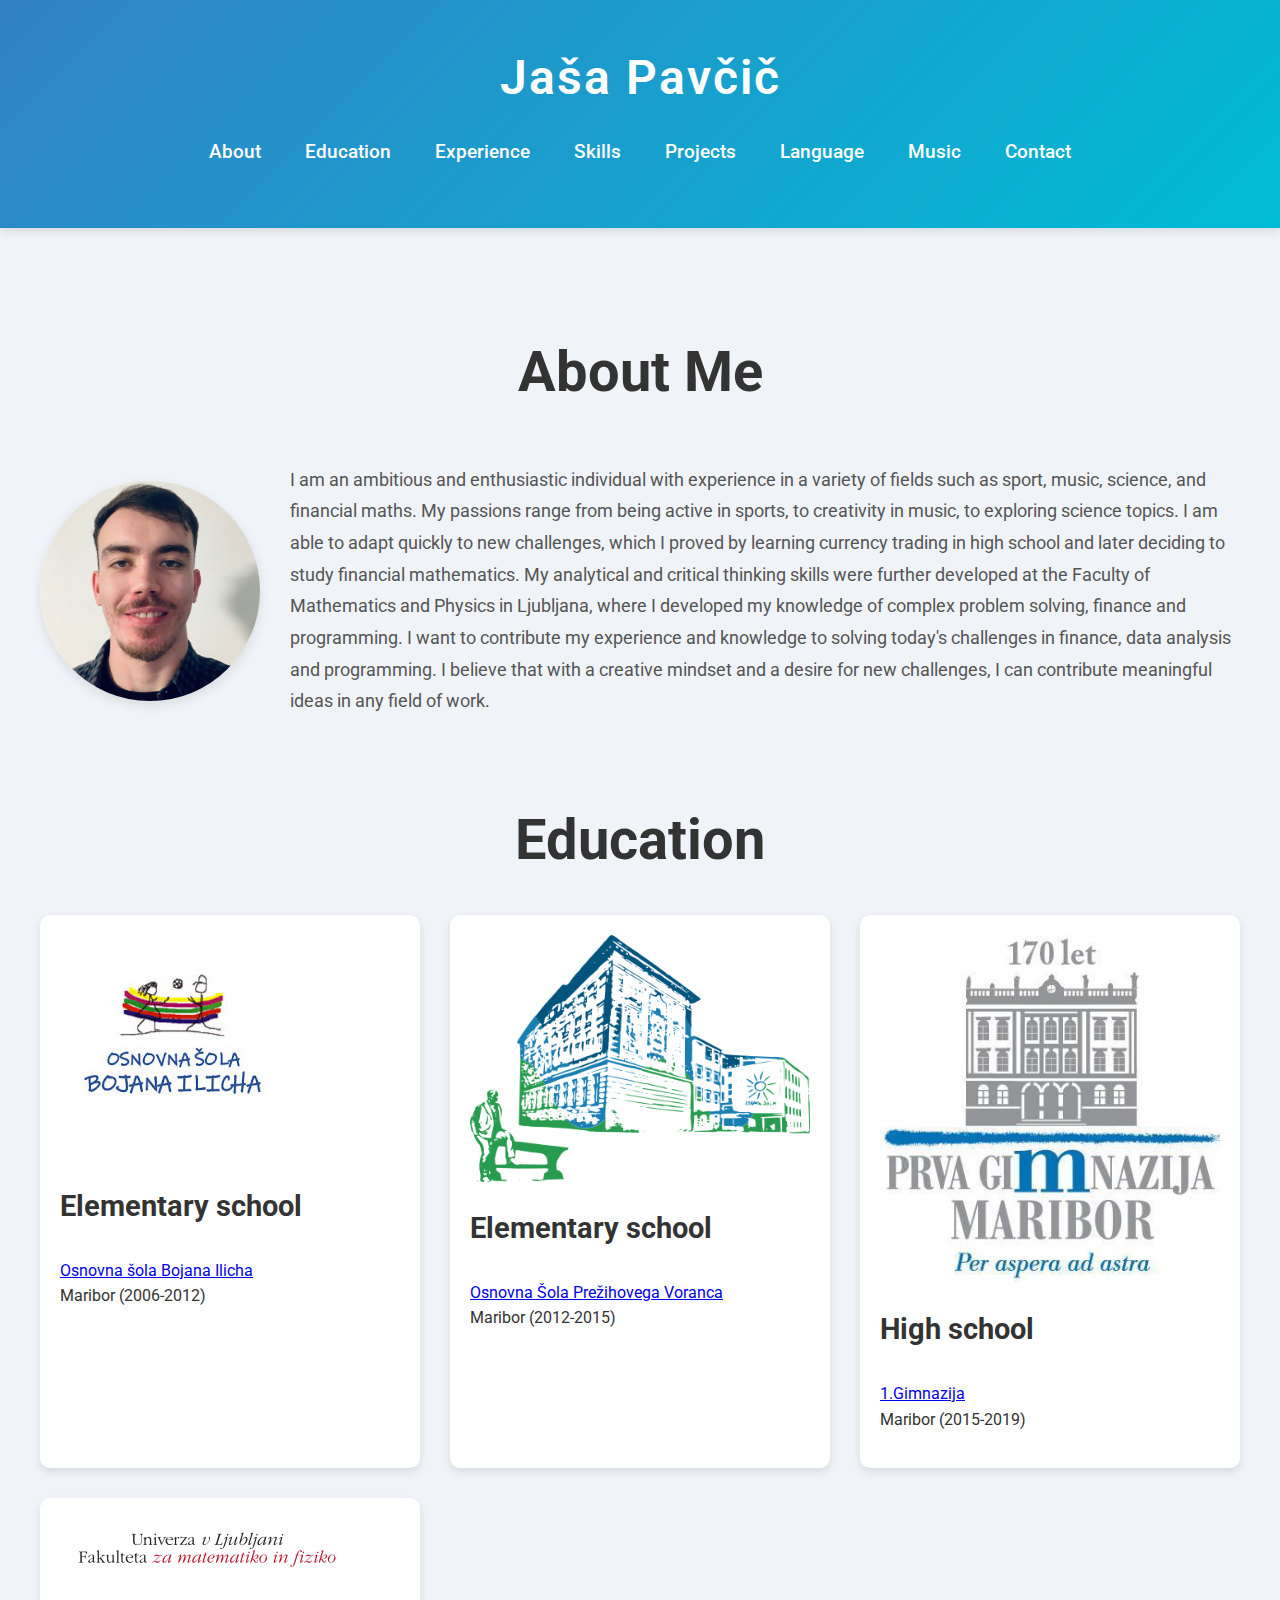
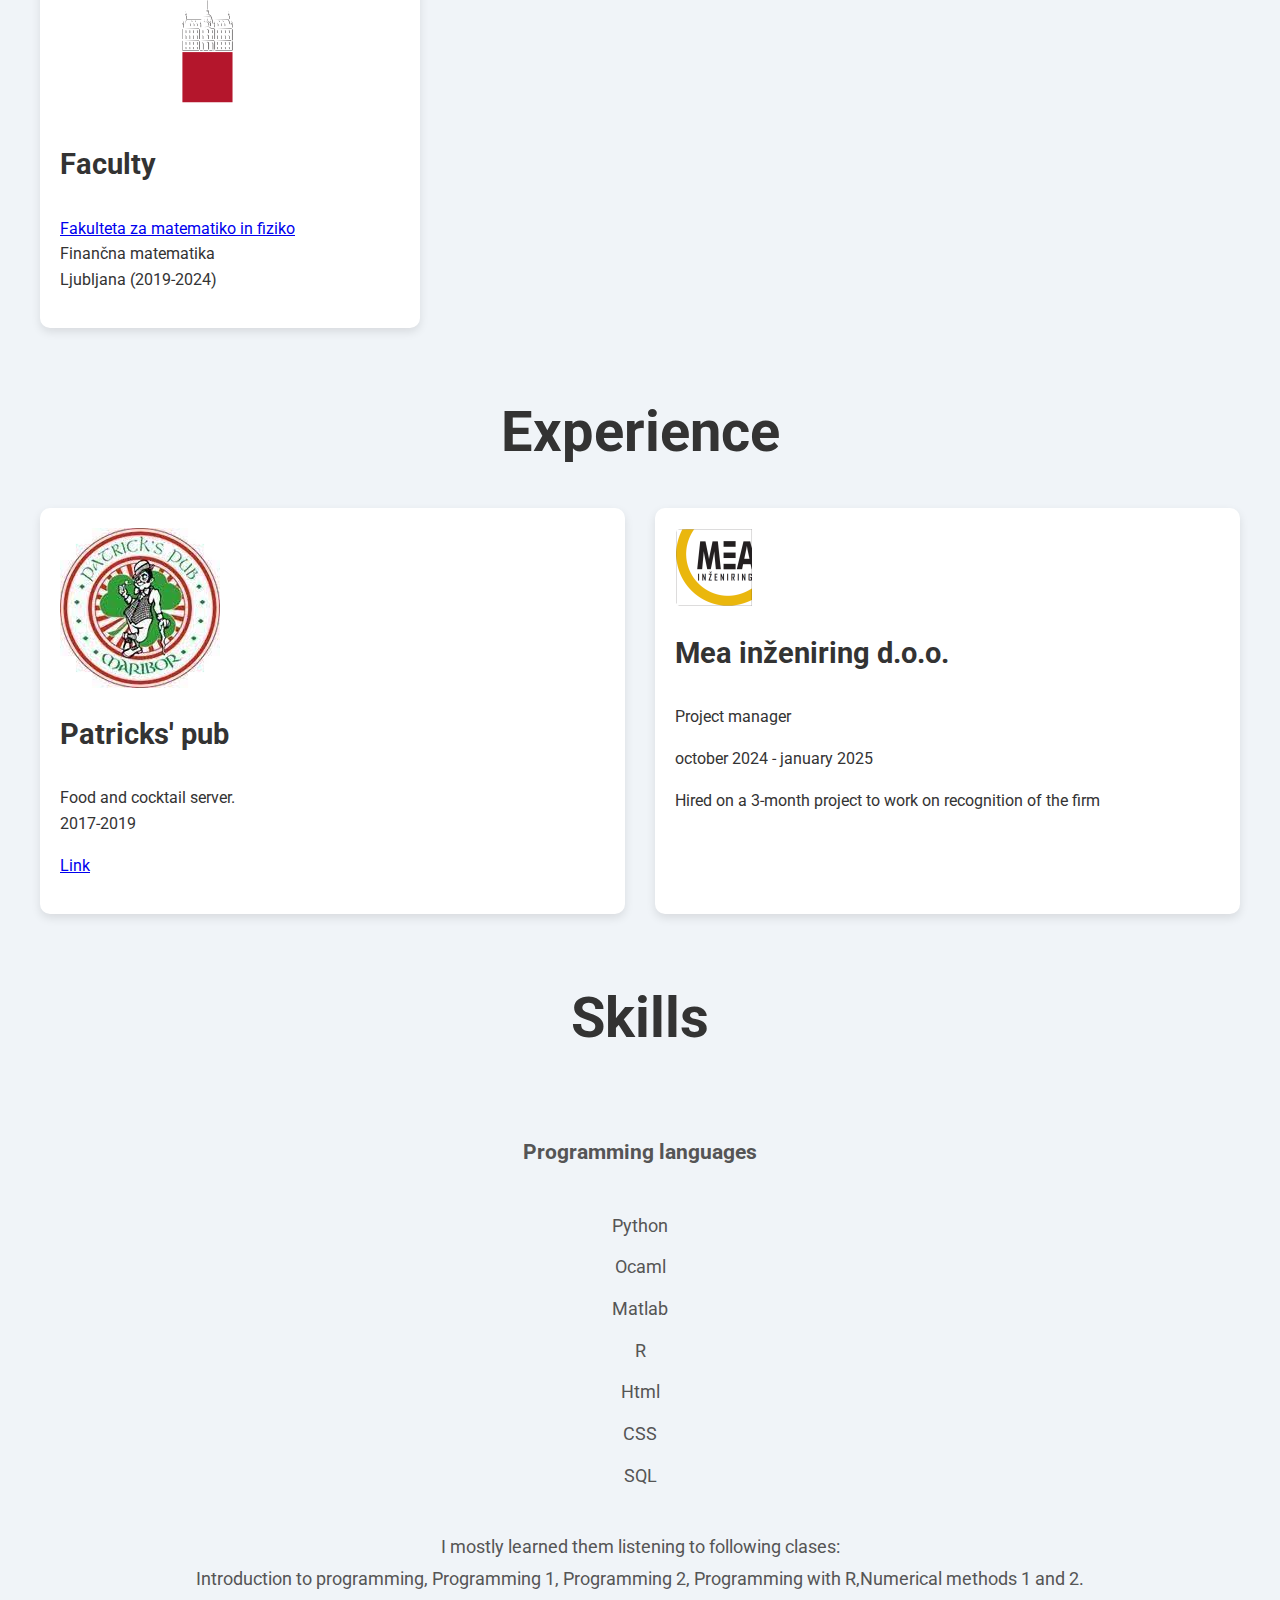
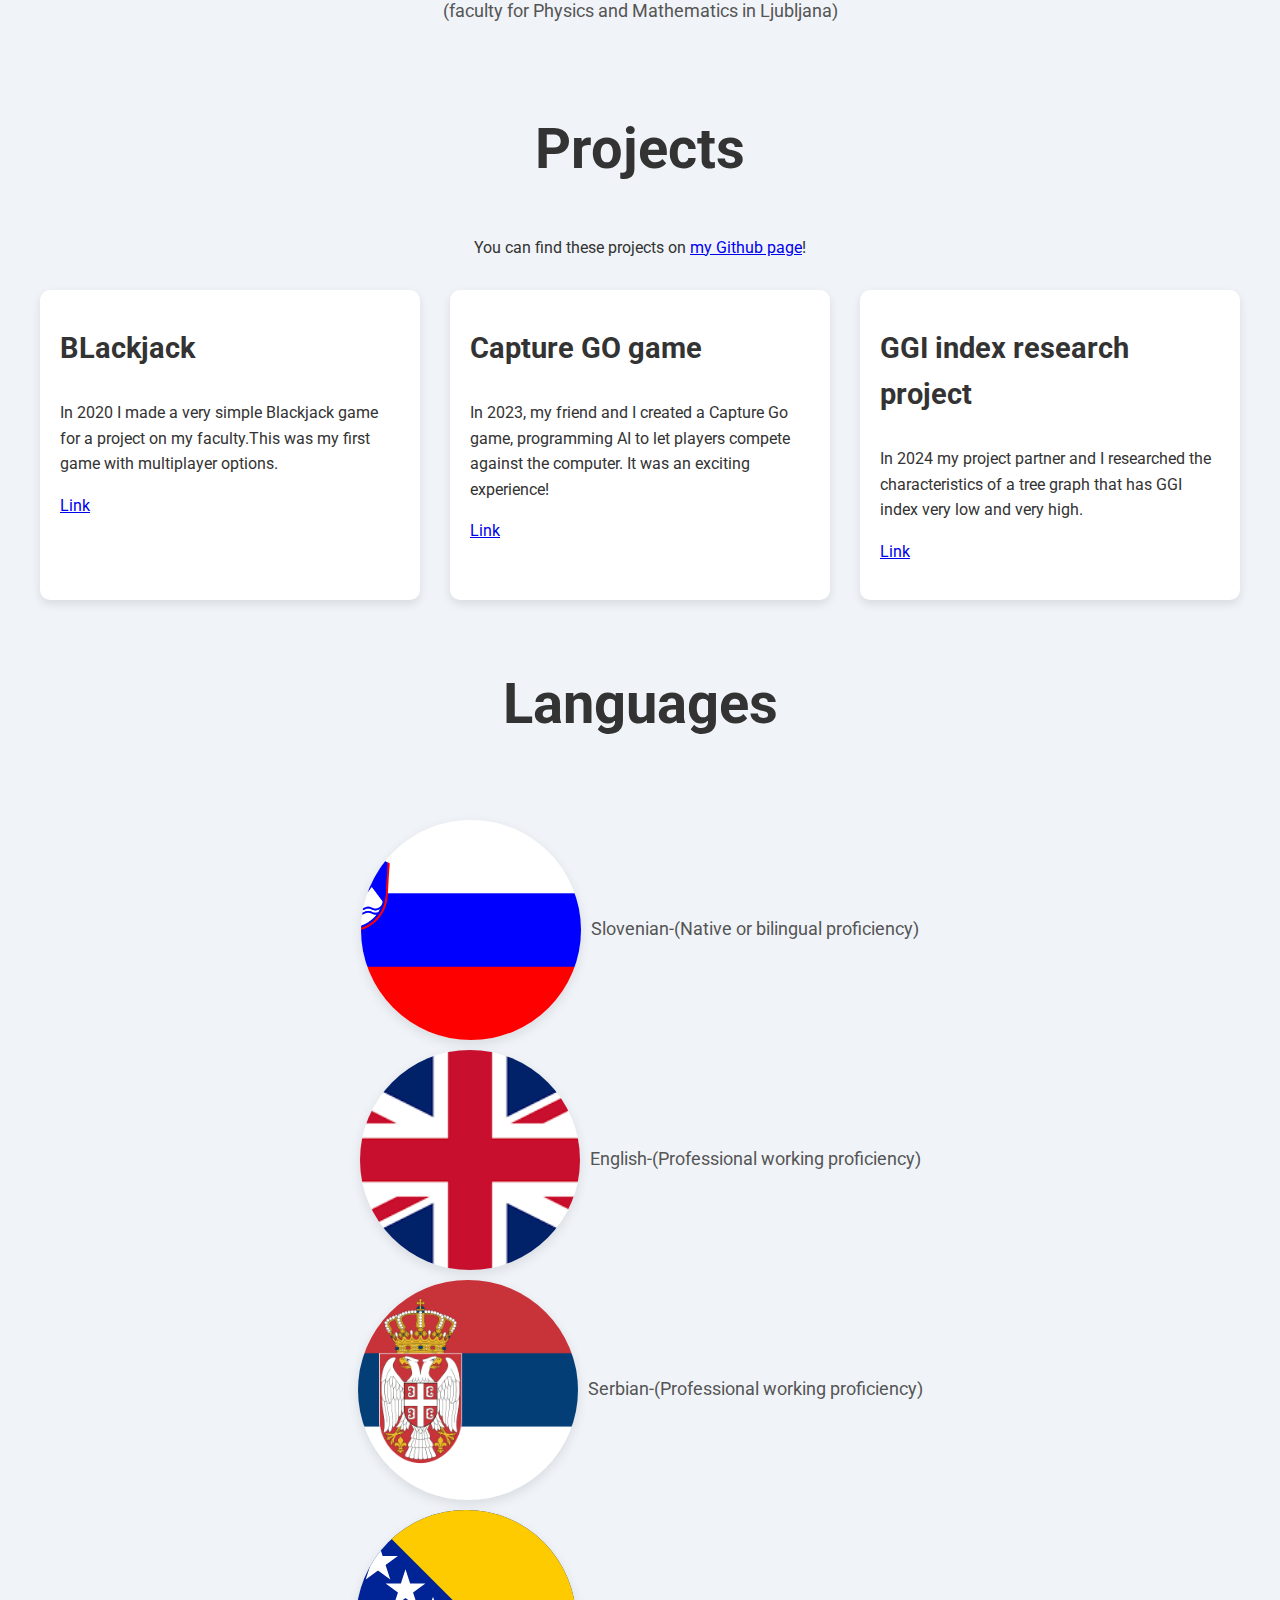
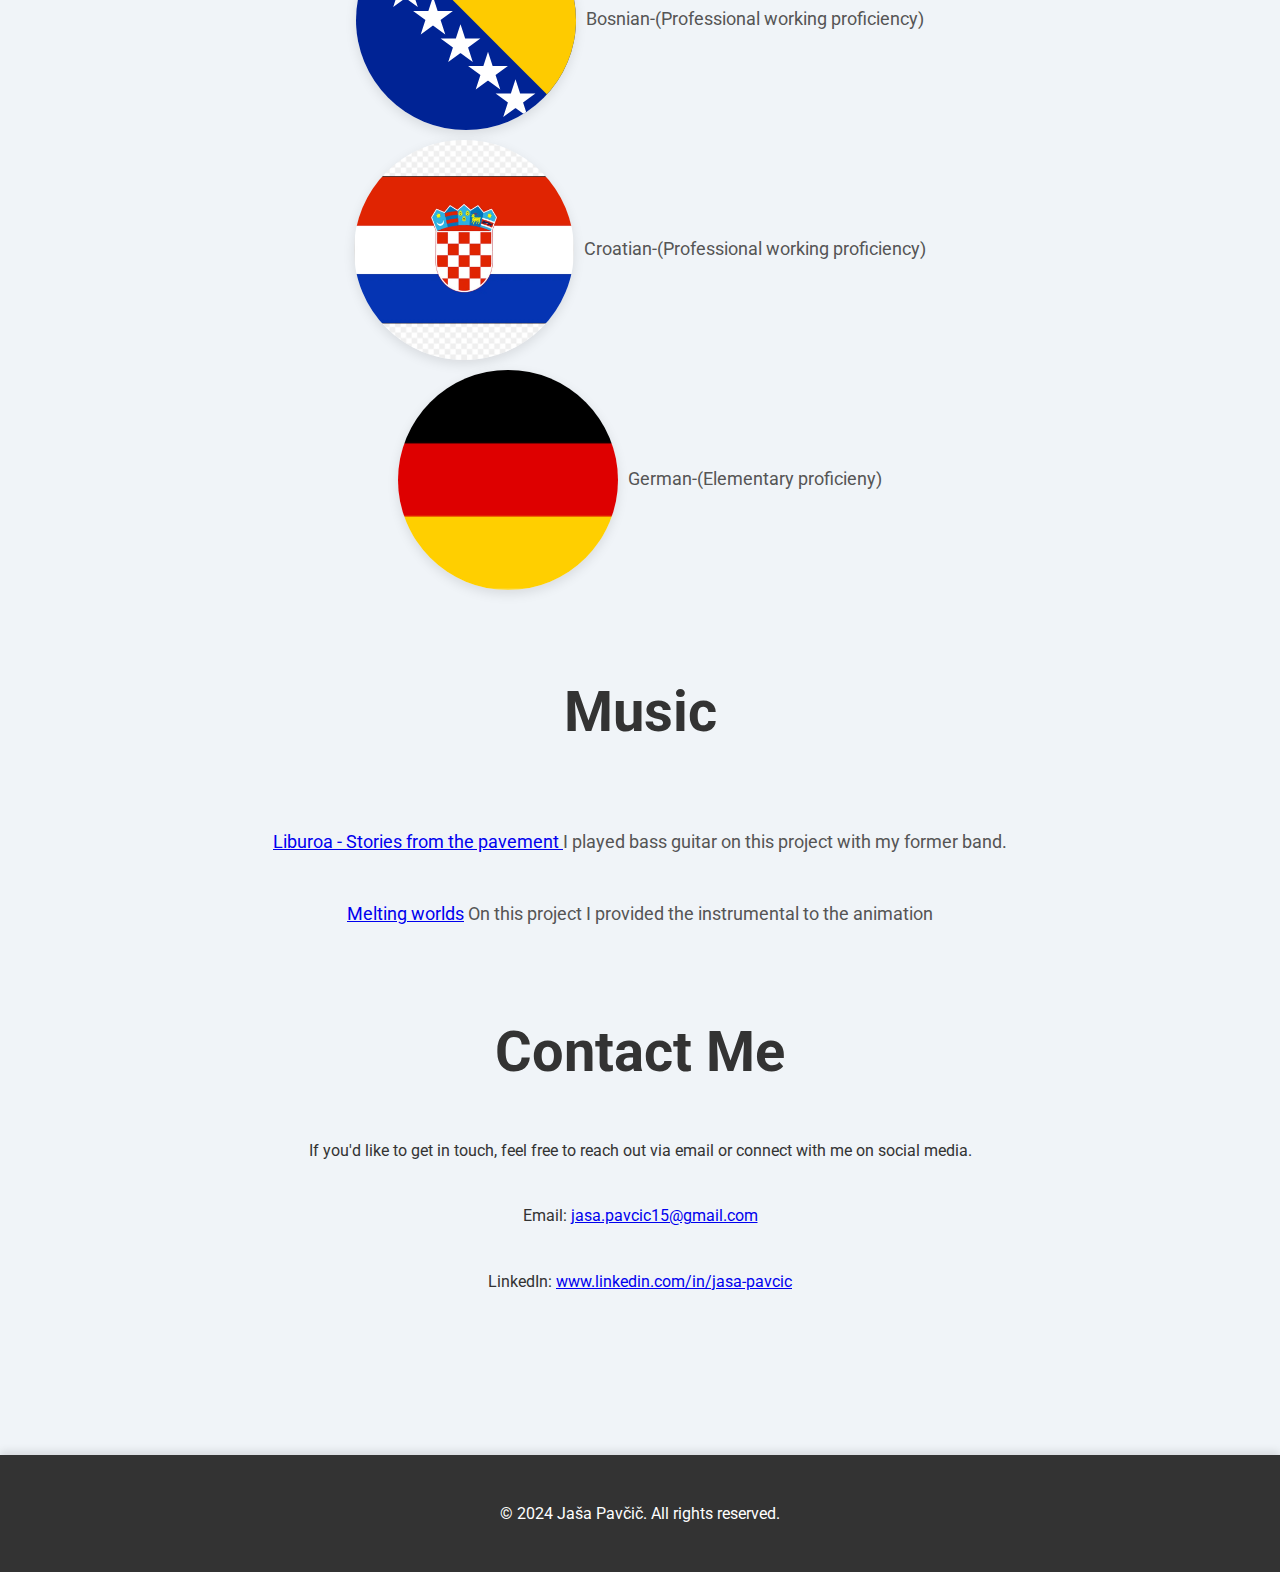
<file: index.html>
<!DOCTYPE html>
<html lang="en">
<head>
    <meta charset="UTF-8">
    <meta name="viewport" content="width=device-width, initial-scale=1.0">
    <title>Portfolio</title>
    <link href="https://fonts.googleapis.com/css2?family=Roboto:wght@400;500;700&display=swap" rel="stylesheet">
    <link rel="stylesheet" href="style.css">
</head>
<body>
    <header>
        <h1>Jaša Pavčič</h1>
        <nav>
            <a href="#about">About</a>
            <a href="#projects">Education</a>
            <a href="#experience">Experience</a>
            <a href="#skills">Skills</a>
            <a href="#projects">Projects</a>
            <a href="#language">Language</a>
            <a href="#music">Music</a>
            <a href="#contact">Contact</a>
            <!-- <select id="language-selector">
                <option value="en">English</option>
                <option value="es">Slovenian</option>
            </select> -->
        </nav>
    </header>

    <div class="container">
        <section id="about" class="section">
            <h2>About Me</h2>
            <div class="about">
                <img src="slike/jasa.jpg" alt="Your Profile Picture">
                <div>
                    <p>I am an ambitious and enthusiastic individual with experience in a variety of fields such as sport, music, science, and financial maths.
                        My passions range from being active in sports, to creativity in music, to exploring science topics. I am able to adapt quickly to new challenges,
                        which I proved by learning currency trading in high school and later deciding to study financial mathematics.
                        My analytical and critical thinking skills were further developed at the Faculty of Mathematics and Physics in Ljubljana, where I developed my knowledge of complex problem solving,
                        finance and programming. I want to contribute my experience and knowledge to solving today's challenges in finance, data analysis and programming.
                        I believe that with a creative mindset and a desire for new challenges, I can contribute meaningful ideas in any field of work.</p>
                </div>
            </div>
        </section>

        <section id="education" class="section">
            <h2>Education</h2>
            <div class="projects">
                <div class="project">
                    <img src="slike/Ilich-Logo.jpeg" alt="Project 1">
                    <h3>Elementary school</h3>
                    <p><a href="https://www.osbi.si/">Osnovna šola Bojana Ilicha</a><br>Maribor (2006-2012)</p>
                </div>
                <div class="project">
                    <img src="slike/Voranc-Logo.png" alt="Project 1">
                    <h3>Elementary school</h3>
                    <p><a href="https://www.o-pvoranca.mb.edus.si/">Osnovna Šola Prežihovega Voranca</a><br>Maribor (2012-2015)</p>
                </div>
                <div class="project">
                    <img src="slike/Prva-Logo.jpg" alt="Project 2">
                    <h3>High school</h3>
                    <p><a href="https://www.prva-gimnazija.si/">1.Gimnazija</a><br>Maribor (2015-2019)</p>
                </div>
                <div class="project">
                    <img src="slike/fmf-Logo.png" alt="Project 3">
                    <h3>Faculty</h3>
                    <p><a href="https://www.fmf.uni-lj.si/sl/">Fakulteta za matematiko in fiziko</a><br>Finančna matematika<br>Ljubljana (2019-2024)</p>
                </div>
            </div>
        </section>
        <section id="experience" class="section">
            <h2>Experience</h2>
            <div class="projects">
                <div class="project">
                    <img src="slike/Patricks-Logo.jpeg" alt="Patricks">
                    <h3>Patricks' pub</h3>
                    <p>Food and cocktail server.<br>2017-2019</p>
                    <p><a href="https://www.tripadvisor.com/Restaurant_Review-g274874-d941349-Reviews-Patrick_s_Pub-Maribor_Styria_Region.html">Link</a></p>
                </div>
                <div class="project">
                    <img src="slike/mea-Logo.png" alt="Mea">
                    <h3>Mea inženiring d.o.o.</h3>
                    <p>Project manager</p>
                    <p>october 2024 - january 2025</p>
                    <p>Hired on a 3-month project to work on recognition of the firm</p>   
                </div>
            </div>
        </section>

        <section id="skills" class="section">
            <h2>Skills</h2>
            <div class="about">
                <div>
                    <h3 class="github">Programming languages</h3>
                    <ul>
                        <li>Python</li>
                        <li>Ocaml</li>
                        <li>Matlab</li>
                        <li>R</li>
                        <li>Html</li>
                        <li>CSS</li>
                        <li>SQL</li>
                    </ul>
                    <p class="github">I mostly learned them listening to following clases:<br> Introduction to programming, Programming 1, Programming 2, Programming with R,Numerical methods 1 and 2.<br>
                        (faculty for Physics and Mathematics in Ljubljana)
                    </p>
                </div>
            </div>
        </section>

        <section id="projects" class="section">
            <h2>Projects</h2>
            <p class="github">You can find these projects on <a href="https://github.com/JasaPavcic"> my Github page</a>!</p>
            <div class="projects">
                <div class="project">
                    <h3>BLackjack</h3>
                    <p>In 2020 I made a very simple Blackjack game for a project on my faculty.This was my first game with multiplayer options.</p>
                    <p><a href="https://github.com/JasaPavcic/Blackjack">Link</a></p>
                </div>
                <div class="project">
                    <h3>Capture GO game</h3>
                    <p>In 2023, my friend and I created a Capture Go game, programming AI to let players compete against the computer. It was an exciting experience!</p>
                    <p><a href="https://github.com/justinraisp/CaptureGo">Link</a></p>
                </div>
                 <div class="project">
                    <h3>GGI index research project</h3>
                    <p>In 2024 my project partner and I researched the characteristics of a tree graph that has GGI index very low and very high.</p>
                    <p><a href="https://github.com/JasaPavcic/FP-Graovac-Ghorbani-index">Link</a></p>
                </div>
            </div>
        </section>

        <section id="language" class="section">
            <h2>Languages</h2>
            <div class="about">
                <div>
                    <ul>
                        <li><img src="slike/slo.png" alt="1">Slovenian-(Native or bilingual proficiency)</li>
                        <li><img src="slike/englishh.png" alt="1">English-(Professional working proficiency)</li>
                        <li><img src="slike/Serbia.png" alt="1">Serbian-(Professional working proficiency)</li>
                        <li><img src="slike/Bosnia.svg" alt="1">Bosnian-(Professional working proficiency)</li>
                        <li><img src="slike/croatia.png" alt="1">Croatian-(Professional working proficiency)</li>
                        <li><img src="slike/germany.png" alt="1">German-(Elementary proficieny)</li>
                    </ul>
                </div>
            </div>
        </section>

        <section id="Music" class="section">
            <h2>Music</h2>
            <div class="about">
                <div>
                    <p class="github"><a href="https://www.youtube.com/@liburoaband6700">  Liburoa - Stories from the pavement </a> I played bass guitar on this project with my former band.</p>
                    <p class="github"><a href="https://www.youtube.com/watch?v=I06CGVSqMQ0">Melting worlds</a>  On this project I provided the instrumental to the animation</p>
                </div>
            </div>
        </section>

        <section id="contact" class="section">
            <h2>Contact Me</h2>
            <p class="github">If you'd like to get in touch, feel free to reach out via email or connect with me on social media.</p>
            <p class="github">Email: <a href="mailto:your.email@example.com">jasa.pavcic15@gmail.com</a></p>
            <p class="github">LinkedIn: <a href="https://linkedin.com/in/yourprofile" target="_blank">www.linkedin.com/in/jasa-pavcic</a></p>
        </section>
    </div>

    <footer>
        <p>&copy; 2024 Jaša Pavčič. All rights reserved.</p>
    </footer>
    <!-- <script>
        // Translation data
        const translations = {
            en: {
                name: "Your Name",
                navAbout: "About",
                navProjects: "Projects",
                navContact: "Contact",
                aboutTitle: "About Me",
                aboutContent: "Hello! I am Jaša, a financial mathematician.",
                projectsTitle: "Projects",
                projectsContent: "Here are some of my recent projects.",
                contactTitle: "Contact Me",
                contactContent: "Feel free to reach out to me!",
            },
            sl: {
                name: "Tvoje ime",
                navAbout: "O meni",
                navProjects: "Projekti",
                navContact: "Kontakt",
                aboutTitle: "O meni",
                aboutContent: "Zdravo! sem Jaša, finančni matematik",
                projectsTitle: "Projekti",
                projectsContent: "Tukaj so moji nedanji projekti",
                contactTitle: "Kontaktiraj me",
                contactContent: "Pokliči me brez zadržkov",
            }   
        };

        // Function to update text based on language
        const updateLanguage = (lang) => {
            document.getElementById("name").textContent = translations[lang].name;
            document.getElementById("nav-about").textContent = translations[lang].navAbout;
            document.getElementById("nav-projects").textContent = translations[lang].navProjects;
            document.getElementById("nav-contact").textContent = translations[lang].navContact;
            document.getElementById("about-title").textContent = translations[lang].aboutTitle;
            document.getElementById("about-content").textContent = translations[lang].aboutContent;
            document.getElementById("projects-title").textContent = translations[lang].projectsTitle;
            document.getElementById("projects-content").textContent = translations[lang].projectsContent;
            document.getElementById("contact-title").textContent = translations[lang].contactTitle;
            document.getElementById("contact-content").textContent = translations[lang].contactContent;
        };

        // Event listener for language selector
        document.getElementById("language-selector").addEventListener("change", (event) => {
            updateLanguage(event.target.value);
        });

        // Set default language
        updateLanguage("en");
    </script> -->
</body>
</html>
</file>
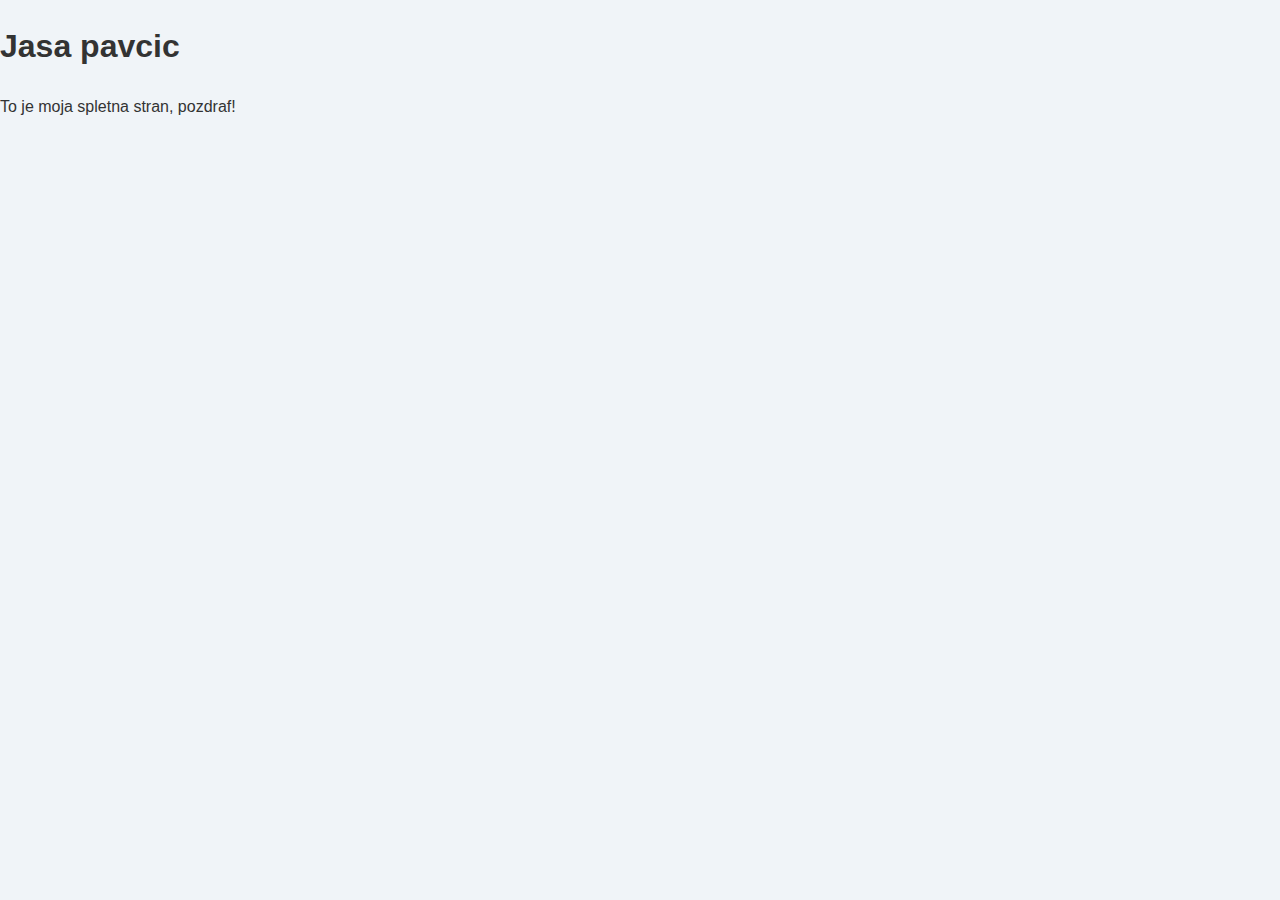
<file: spletna_stran.html>
<!DOCTYPE html>

<html>
    <head>
        <title>Jasa Pavcic</title>
        <meta charset="utf-8">
        <meta name="viewport" content="width=device-width, initial-scale=1">
        <link rel="stylesheet" href="style.css"
    </head>
    <body>
        <h1>Jasa pavcic</h1>
        <p>To je moja spletna stran, pozdraf!</p>
    </body>
</html>
</file>
<file: style.css>
/* Global styles */
body {
    font-family: 'Roboto', sans-serif;
    margin: 0;
    padding: 0;
    background-color: #f0f4f8;
    color: #333;
    line-height: 1.6;
}

/* Header Styles */
header {
    background: linear-gradient(135deg, #3281c6, #00bcd4);
    color: #fff;
    padding: 40px 0;
    text-align: center;
    box-shadow: 0 4px 8px rgba(0, 0, 0, 0.1);
}

header h1 {
    margin: 0;
    font-size: 3em;
    font-weight: 600;
    letter-spacing: 2px;
}

/* Navigation Styles */
nav {
    margin: 20px 0;
    text-align: center;
}

nav a {
    color: #fff;
    text-decoration: none;
    margin: 0 20px;
    font-weight: 500;
    font-size: 1.2em;
    transition: color 0.3s ease;
}

nav a:hover {
    color: #f0f4f8;
    text-decoration: underline;
}

/* Container */
.container {
    max-width: 1200px;
    margin: 0 auto;
    padding: 40px 20px;
}

/* Section Styles */
.section {
    margin: 60px 0;
}

.section h2 {
    text-align: center;
    margin-bottom: 30px;
    font-size: 3.5em;
    color: #333;
    font-weight: 700;
}

/* About Section */
.about {
    display: flex;
    gap: 30px;
    align-items: center;
    justify-content: center;
}

.about img {
    width: 220px;
    height: 220px;
    border-radius: 50%;
    object-fit: cover;
    box-shadow: 0 4px 12px rgba(0, 0, 0, 0.1);
}

.about div {
    flex: 1;
    font-size: 1.1em;
    color: #555;
    line-height: 1.8;
}

/* Projects Section */
.projects {
    display: grid;
    grid-template-columns: repeat(auto-fit, minmax(300px, 1fr));
    gap: 30px;
    margin-top: 30px;
}

.project {
    background-color: #fff;
    border-radius: 10px;
    padding: 20px;
    box-shadow: 0 4px 10px rgba(0, 0, 0, 0.1);
    transition: transform 0.3s ease, box-shadow 0.3s ease;
}

.project:hover {
    transform: translateY(-10px);
    box-shadow: 0 8px 20px rgba(0, 0, 0, 0.15);
}

.project img {
    max-width: 100%;
    border-radius: 8px;
    transition: transform 0.3s ease;
}

.project img:hover {
    transform: scale(1.05);
}

.project h3 {
    margin-top: 15px;
    font-size: 1.8em;
    color: #333;
}

/* List Styling for Languages */
ul {
    list-style-type: none;
    padding: 0;
    text-align: center;
    margin-top: 40px;
}

ul li {
    margin: 10px 0;
    display: flex;
    align-items: center;
    justify-content: center;
}

ul img {
    width: 1px;           /* Reduced size for flags */
    height: auto;          /* Maintain aspect ratio */
    margin-right: 10px;    /* Add space between image and text */
    border-radius: 50%;    /* Optional: make images circular */
    transition: transform 0.3s ease;
}

ul img:hover {
    transform: scale(1.05); /* Slight zoom effect */
}

/* Footer */
footer {
    text-align: center;
    padding: 30px 0;
    background-color: #333;
    color: #fff;
    margin-top: 60px;
    box-shadow: 0 -4px 8px rgba(0, 0, 0, 0.1);
}

footer a {
    color: #00bcd4;
    text-decoration: none;
    font-weight: bold;
    transition: color 0.3s ease;
}

footer a:hover {
    color: #f0f4f8;
}

/* GitHub Section */
.github {
    text-align: center;
    margin-top: 40px;
}

/* Responsive Styles */
@media (max-width: 768px) {
    .about {
        flex-direction: column;
        align-items: center;
    }

    .about img {
        width: 180px;
        height: 180px;
    }

    .section h2 {
        font-size: 2.5em;
    }

    .project h3 {
        font-size: 1.4em;
    }

    nav a {
        font-size: 1.1em;
    }
}
</file>
